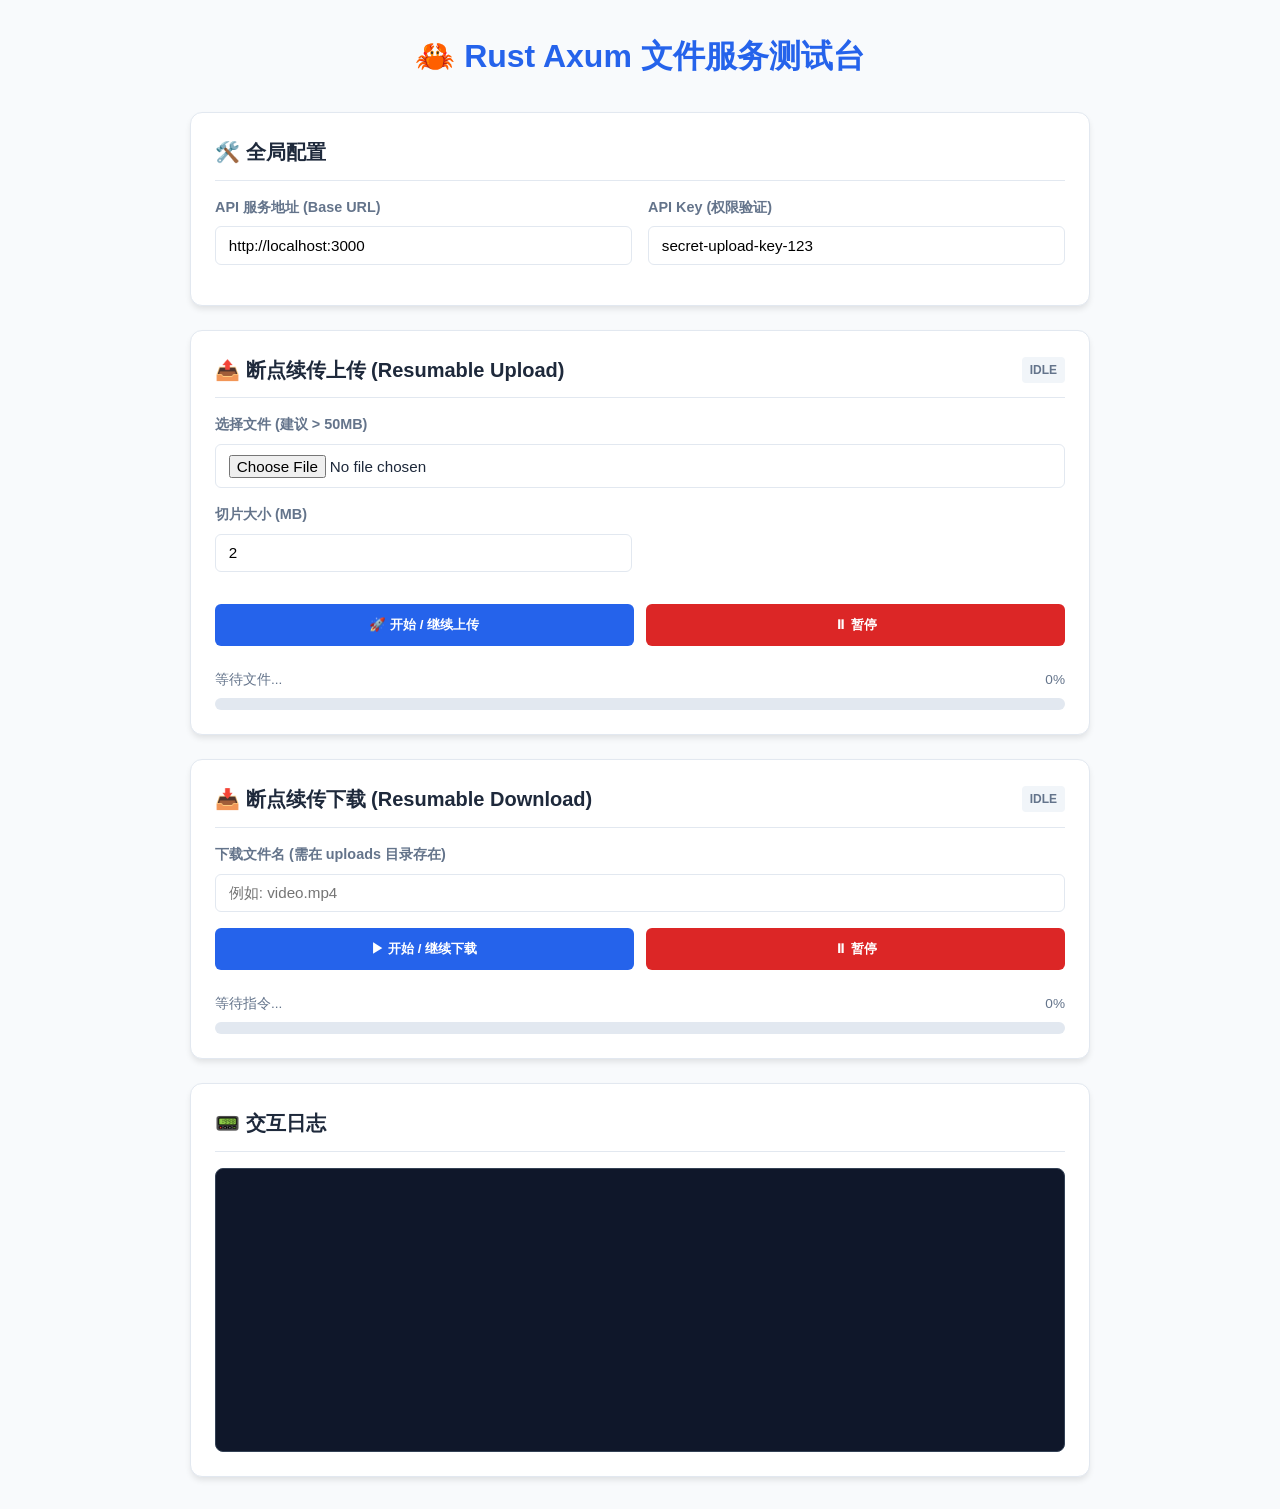
<file: index.html>
<!DOCTYPE html>
<html lang="zh-CN">
<head>
    <meta charset="UTF-8">
    <meta name="viewport" content="width=device-width, initial-scale=1.0">
    <title>Rust Axum 文件服务</title>
    <style>
        :root { --primary: #2563eb; --danger: #dc2626; --success: #16a34a; --bg: #f8fafc; --card: #ffffff; --text: #1e293b; --border: #e2e8f0; }
        body { font-family: -apple-system, BlinkMacSystemFont, "Segoe UI", Roboto, Helvetica, Arial, sans-serif; background: var(--bg); color: var(--text); max-width: 900px; margin: 2rem auto; padding: 0 1rem; line-height: 1.5; }
        
        h1 { text-align: center; color: var(--primary); margin-bottom: 2rem; }
        h2 { margin-top: 0; font-size: 1.25rem; border-bottom: 1px solid var(--border); padding-bottom: 0.8rem; margin-bottom: 1rem; display: flex; align-items: center; justify-content: space-between; }
        
        .card { background: var(--card); border-radius: 12px; box-shadow: 0 4px 6px -1px rgba(0, 0, 0, 0.1); padding: 1.5rem; margin-bottom: 1.5rem; border: 1px solid var(--border); }
        
        .grid-2 { display: grid; grid-template-columns: 1fr 1fr; gap: 1rem; }
        .input-group { margin-bottom: 1rem; }
        label { display: block; margin-bottom: 0.5rem; font-weight: 600; font-size: 0.9rem; color: #64748b; }
        input[type="text"], input[type="file"], input[type="number"] { width: 100%; padding: 0.6rem 0.8rem; border: 1px solid var(--border); border-radius: 6px; font-size: 0.95rem; box-sizing: border-box; transition: border-color 0.2s; }
        input:focus { outline: none; border-color: var(--primary); box-shadow: 0 0 0 3px rgba(37, 99, 235, 0.1); }
        
        .btn-group { display: flex; gap: 0.8rem; margin-top: 1rem; }
        button { flex: 1; padding: 0.75rem 1rem; border: none; border-radius: 6px; font-weight: 600; cursor: pointer; transition: all 0.2s; color: white; background: var(--primary); }
        button:hover { opacity: 0.9; transform: translateY(-1px); }
        button:active { transform: translateY(0); }
        button:disabled { background: #cbd5e1; cursor: not-allowed; transform: none; }
        button.pause { background: var(--danger); }
        button.resume { background: var(--success); }
        
        .progress-wrapper { margin-top: 1.5rem; }
        .progress-meta { display: flex; justify-content: space-between; font-size: 0.85rem; color: #64748b; margin-bottom: 0.5rem; }
        .progress-container { background: #e2e8f0; border-radius: 99px; height: 12px; overflow: hidden; position: relative; }
        .progress-bar { background: var(--primary); height: 100%; width: 0%; transition: width 0.3s ease-out; background-image: linear-gradient(45deg,rgba(255,255,255,.15) 25%,transparent 25%,transparent 50%,rgba(255,255,255,.15) 50%,rgba(255,255,255,.15) 75%,transparent 75%,transparent); background-size: 1rem 1rem; }
        
        .log-area { background: #0f172a; color: #4ade80; font-family: 'Menlo', 'Monaco', monospace; padding: 1rem; border-radius: 8px; height: 250px; overflow-y: auto; font-size: 0.85rem; white-space: pre-wrap; line-height: 1.4; border: 1px solid #334155; }
        .log-entry { margin-bottom: 4px; border-bottom: 1px solid #1e293b; padding-bottom: 2px; }
        .log-time { color: #94a3b8; margin-right: 8px; }
        
        /* 状态徽章 */
        .badge { display: inline-block; padding: 0.25rem 0.5rem; border-radius: 4px; font-size: 0.75rem; font-weight: bold; }
        .badge.idle { background: #f1f5f9; color: #64748b; }
        .badge.running { background: #dbeafe; color: var(--primary); }
        .badge.paused { background: #fee2e2; color: var(--danger); }
        .badge.done { background: #dcfce7; color: var(--success); }
    </style>
</head>
<body>

<h1>🦀 Rust Axum 文件服务测试台</h1>

<div class="card">
    <h2>🛠️ 全局配置</h2>
    <div class="grid-2">
        <div class="input-group">
            <label>API 服务地址 (Base URL)</label>
            <input type="text" id="baseUrl" value="http://localhost:3000">
        </div>
        <div class="input-group">
            <label>API Key (权限验证)</label>
            <input type="text" id="apiKey" value="secret-upload-key-123">
        </div>
    </div>
</div>

<!-- 上传模块 -->
<div class="card">
    <h2>
        <span>📤 断点续传上传 (Resumable Upload)</span>
        <span id="uploadStateBadge" class="badge idle">IDLE</span>
    </h2>
    <div class="input-group">
        <label>选择文件 (建议 > 50MB)</label>
        <input type="file" id="fileInput">
    </div>
    <div class="grid-2">
        <div class="input-group">
            <label>切片大小 (MB)</label>
            <input type="number" id="uploadChunkSize" value="2" min="1" max="100">
        </div>
    </div>
    
    <div class="btn-group">
        <button id="btnUploadStart" onclick="startUpload()">🚀 开始 / 继续上传</button>
        <button id="btnUploadPause" class="pause" onclick="pauseUpload()" disabled>⏸ 暂停</button>
    </div>

    <div class="progress-wrapper">
        <div class="progress-meta">
            <span id="uploadStatusText">等待文件...</span>
            <span id="uploadPercent">0%</span>
        </div>
        <div class="progress-container">
            <div class="progress-bar" id="uploadBar"></div>
        </div>
    </div>
</div>

<!-- 下载模块 -->
<div class="card">
    <h2>
        <span>📥 断点续传下载 (Resumable Download)</span>
        <span id="downloadStateBadge" class="badge idle">IDLE</span>
    </h2>
    <div class="input-group">
        <label>下载文件名 (需在 uploads 目录存在)</label>
        <input type="text" id="downloadFileName" placeholder="例如: video.mp4">
    </div>
    
    <div class="btn-group">
        <button id="btnDownloadStart" onclick="startDownload()">▶ 开始 / 继续下载</button>
        <button id="btnDownloadPause" class="pause" onclick="pauseDownload()" disabled>⏸ 暂停</button>
    </div>

    <div class="progress-wrapper">
        <div class="progress-meta">
            <span id="downloadStatusText">等待指令...</span>
            <span id="downloadPercent">0%</span>
        </div>
        <div class="progress-container">
            <div class="progress-bar" id="downloadBar"></div>
        </div>
    </div>
</div>

<!-- 日志模块 -->
<div class="card">
    <h2>📟 交互日志</h2>
    <div class="log-area" id="console"></div>
</div>

<script>
    // ================= 工具函数 =================
    const $ = (id) => document.getElementById(id);
    const log = (msg, type = 'info') => {
        const el = $('console');
        const time = new Date().toLocaleTimeString();
        const div = document.createElement('div');
        div.className = 'log-entry';
        div.innerHTML = `<span class="log-time">[${time}]</span> ${msg}`;
        el.appendChild(div);
        el.scrollTop = el.scrollHeight;
    };
    const formatSize = (bytes) => {
        if (bytes === 0) return '0 B';
        const k = 1024;
        const sizes = ['B', 'KB', 'MB', 'GB'];
        const i = Math.floor(Math.log(bytes) / Math.log(k));
        return parseFloat((bytes / Math.pow(k, i)).toFixed(2)) + ' ' + sizes[i];
    };

    // ================= 全局配置 =================
    const getConfig = () => ({
        baseUrl: $('baseUrl').value.replace(/\/$/, ''),
        apiKey: $('apiKey').value
    });

    // ================= 上传逻辑 =================
    let uploadState = {
        isUploading: false,
        abortController: null,
        file: null,
        uploadedSize: 0
    };

    // 检查服务器上已有的文件大小
    async function checkServerFileSize(fileName) {
        const { baseUrl } = getConfig();
        try {
            // 使用 HEAD 请求获取文件信息，不下载内容
            const res = await fetch(`${baseUrl}/download/${fileName}`, { method: 'HEAD' });
            if (res.status === 200) {
                const len = res.headers.get("Content-Length");
                return parseInt(len, 10) || 0;
            }
        } catch (e) {
            // 忽略错误，假设文件不存在
        }
        return 0;
    }

    async function startUpload() {
        const file = $('fileInput').files[0];
        if (!file) return alert("请先选择一个文件！");

        // UI 状态更新
        uploadState.isUploading = true;
        $('btnUploadStart').disabled = true;
        $('btnUploadPause').disabled = false;
        $('uploadStateBadge').className = 'badge running';
        $('uploadStateBadge').innerText = 'UPLOADING';

        // 如果是新文件，重置进度
        if (uploadState.file !== file) {
            log(`🔍 检测服务器状态: ${file.name}...`);
            const serverSize = await checkServerFileSize(file.name);
            if (serverSize > 0) {
                if (serverSize === file.size) {
                    log(`✅ 文件已存在且完整，无需上传。`);
                    updateUploadProgress(file.size, file.size);
                    resetUploadUI(true);
                    return;
                }
                log(`⚡ 发现中断的上传记录，从 ${formatSize(serverSize)} 处续传 (共 ${formatSize(file.size)})`);
                uploadState.uploadedSize = serverSize;
            } else {
                uploadState.uploadedSize = 0;
            }
            uploadState.file = file;
        }

        uploadLoop();
    }

    function pauseUpload() {
        if (uploadState.isUploading) {
            uploadState.isUploading = false;
            if (uploadState.abortController) uploadState.abortController.abort();
            
            $('btnUploadStart').disabled = false;
            $('btnUploadStart').innerText = "🚀 继续上传";
            $('btnUploadPause').disabled = true;
            $('uploadStateBadge').className = 'badge paused';
            $('uploadStateBadge').innerText = 'PAUSED';
            log(`⏸ 上传已暂停在 ${formatSize(uploadState.uploadedSize)}`);
        }
    }

    async function uploadLoop() {
        const { baseUrl, apiKey } = getConfig();
        const { file } = uploadState;
        const chunkSize = parseInt($('uploadChunkSize').value) * 1024 * 1024;

        while (uploadState.isUploading && uploadState.uploadedSize < file.size) {
            const start = uploadState.uploadedSize;
            const end = Math.min(start + chunkSize, file.size);
            const chunk = file.slice(start, end);

            const formData = new FormData();
            // 关键：文件名必须一致，后端才能追加
            formData.append("file", chunk, file.name);

            // 准备请求
            uploadState.abortController = new AbortController();
            const headers = { "X-API-Key": apiKey };
            
            // ⚠️ 关键逻辑：如果不是从头开始，告诉后端追加
            if (start > 0) {
                headers["X-Append"] = "true";
            }

            try {
                log(`📤 发送切片: ${formatSize(start)} -> ${formatSize(end)} ${start > 0 ? '(Append)' : '(Create)'}`);
                
                const res = await fetch(`${baseUrl}/upload`, {
                    method: "POST",
                    headers: headers,
                    body: formData,
                    signal: uploadState.abortController.signal
                });

                if (!res.ok) throw new Error(`HTTP ${res.status}`);

                // 更新进度
                uploadState.uploadedSize = end;
                updateUploadProgress(uploadState.uploadedSize, file.size);

            } catch (e) {
                if (e.name === 'AbortError') return; // 用户手动暂停
                log(`❌ 上传失败: ${e.message}`);
                pauseUpload();
                return;
            }
        }

        if (uploadState.uploadedSize >= file.size) {
            log(`✅ 上传完成！文件名: ${file.name}`);
            resetUploadUI(true);
            // 自动填入下载框方便测试
            $('downloadFileName').value = file.name;
        }
    }

    function updateUploadProgress(loaded, total) {
        const percent = ((loaded / total) * 100).toFixed(1) + '%';
        $('uploadBar').style.width = percent;
        $('uploadPercent').innerText = percent;
        $('uploadStatusText').innerText = `${formatSize(loaded)} / ${formatSize(total)}`;
    }

    function resetUploadUI(done = false) {
        uploadState.isUploading = false;
        uploadState.file = null;
        uploadState.uploadedSize = 0;
        $('btnUploadStart').disabled = false;
        $('btnUploadStart').innerText = "🚀 开始上传";
        $('btnUploadPause').disabled = true;
        if (done) {
            $('uploadStateBadge').className = 'badge done';
            $('uploadStateBadge').innerText = 'DONE';
        }
    }

    // ================= 下载逻辑 =================
    let downloadState = {
        isDownloading: false,
        abortController: null,
        fileName: "",
        fileSize: 0,
        downloadedSize: 0,
        chunks: [] // 注意：大文件下载在浏览器内存中存 chunks 会崩溃，仅供演示原理
    };

    async function startDownload() {
        const fileName = $('downloadFileName').value;
        if (!fileName) return alert("请输入文件名");
        const { baseUrl } = getConfig();

        // UI 更新
        downloadState.isDownloading = true;
        $('btnDownloadStart').disabled = true;
        $('btnDownloadPause').disabled = false;
        $('downloadStateBadge').className = 'badge running';
        $('downloadStateBadge').innerText = 'DOWNLOADING';

        // 初始化：获取文件总大小
        if (downloadState.fileName !== fileName || downloadState.downloadedSize === 0) {
            downloadState.fileName = fileName;
            downloadState.chunks = [];
            downloadState.downloadedSize = 0;
            
            try {
                log(`🔍 获取文件信息: ${fileName}...`);
                const res = await fetch(`${baseUrl}/download/${fileName}`, { method: 'HEAD' });
                if (!res.ok) throw new Error("文件不存在");
                downloadState.fileSize = parseInt(res.headers.get("Content-Length")) || 0;
                log(`📄 文件大小: ${formatSize(downloadState.fileSize)}`);
            } catch (e) {
                log(`❌ 无法获取文件: ${e.message}`);
                resetDownloadUI();
                return;
            }
        }

        downloadLoop();
    }

    function pauseDownload() {
        if (downloadState.isDownloading) {
            downloadState.isDownloading = false;
            if (downloadState.abortController) downloadState.abortController.abort();
            
            $('btnDownloadStart').disabled = false;
            $('btnDownloadStart').innerText = "▶ 继续下载";
            $('btnDownloadPause').disabled = true;
            $('downloadStateBadge').className = 'badge paused';
            $('downloadStateBadge').innerText = 'PAUSED';
            log(`⏸ 下载已暂停在 ${formatSize(downloadState.downloadedSize)}`);
        }
    }

    async function downloadLoop() {
        const { baseUrl } = getConfig();
        const chunkSize = 1024 * 1024; // 1MB 为单位切片下载，方便观察断点续传效果

        while (downloadState.isDownloading && downloadState.downloadedSize < downloadState.fileSize) {
            const start = downloadState.downloadedSize;
            const end = Math.min(start + chunkSize - 1, downloadState.fileSize - 1); // Range 是包含的

            downloadState.abortController = new AbortController();

            try {
                log(`⬇ 请求 Range: bytes=${start}-${end}`);
                
                const res = await fetch(`${baseUrl}/download/${downloadState.fileName}`, {
                    headers: { 'Range': `bytes=${start}-${end}` },
                    signal: downloadState.abortController.signal
                });

                if (res.status !== 206 && res.status !== 200) {
                    throw new Error(`非 206/200 响应 (${res.status})`);
                }

                const blob = await res.blob();
                downloadState.chunks.push(blob);
                downloadState.downloadedSize += blob.size;

                updateDownloadProgress(downloadState.downloadedSize, downloadState.fileSize);

                // 人为一点延迟，让你有时间点暂停
                await new Promise(r => setTimeout(r, 100));

            } catch (e) {
                if (e.name === 'AbortError') return;
                log(`❌ 下载中断: ${e.message}`);
                pauseDownload();
                return;
            }
        }

        if (downloadState.downloadedSize >= downloadState.fileSize) {
            log(`✅ 下载完成！正在合并 ${downloadState.chunks.length} 个切片...`);
            saveFile();
        }
    }

    function saveFile() {
        const blob = new Blob(downloadState.chunks);
        const url = URL.createObjectURL(blob);
        const a = document.createElement('a');
        a.href = url;
        a.download = downloadState.fileName;
        document.body.appendChild(a);
        a.click();
        document.body.removeChild(a);
        URL.revokeObjectURL(url);
        
        resetDownloadUI(true);
    }

    function updateDownloadProgress(loaded, total) {
        const percent = ((loaded / total) * 100).toFixed(1) + '%';
        $('downloadBar').style.width = percent;
        $('downloadPercent').innerText = percent;
        $('downloadStatusText').innerText = `${formatSize(loaded)} / ${formatSize(total)}`;
    }

    function resetDownloadUI(done = false) {
        downloadState.isDownloading = false;
        $('btnDownloadStart').disabled = false;
        $('btnDownloadStart').innerText = "▶ 开始下载";
        $('btnDownloadPause').disabled = true;
        if (done) {
            $('downloadStateBadge').className = 'badge done';
            $('downloadStateBadge').innerText = 'DONE';
            downloadState.downloadedSize = 0;
            downloadState.chunks = [];
        } else {
            $('downloadStateBadge').className = 'badge idle';
            $('downloadStateBadge').innerText = 'IDLE';
        }
    }
</script>

</body>
</html>
</file>
